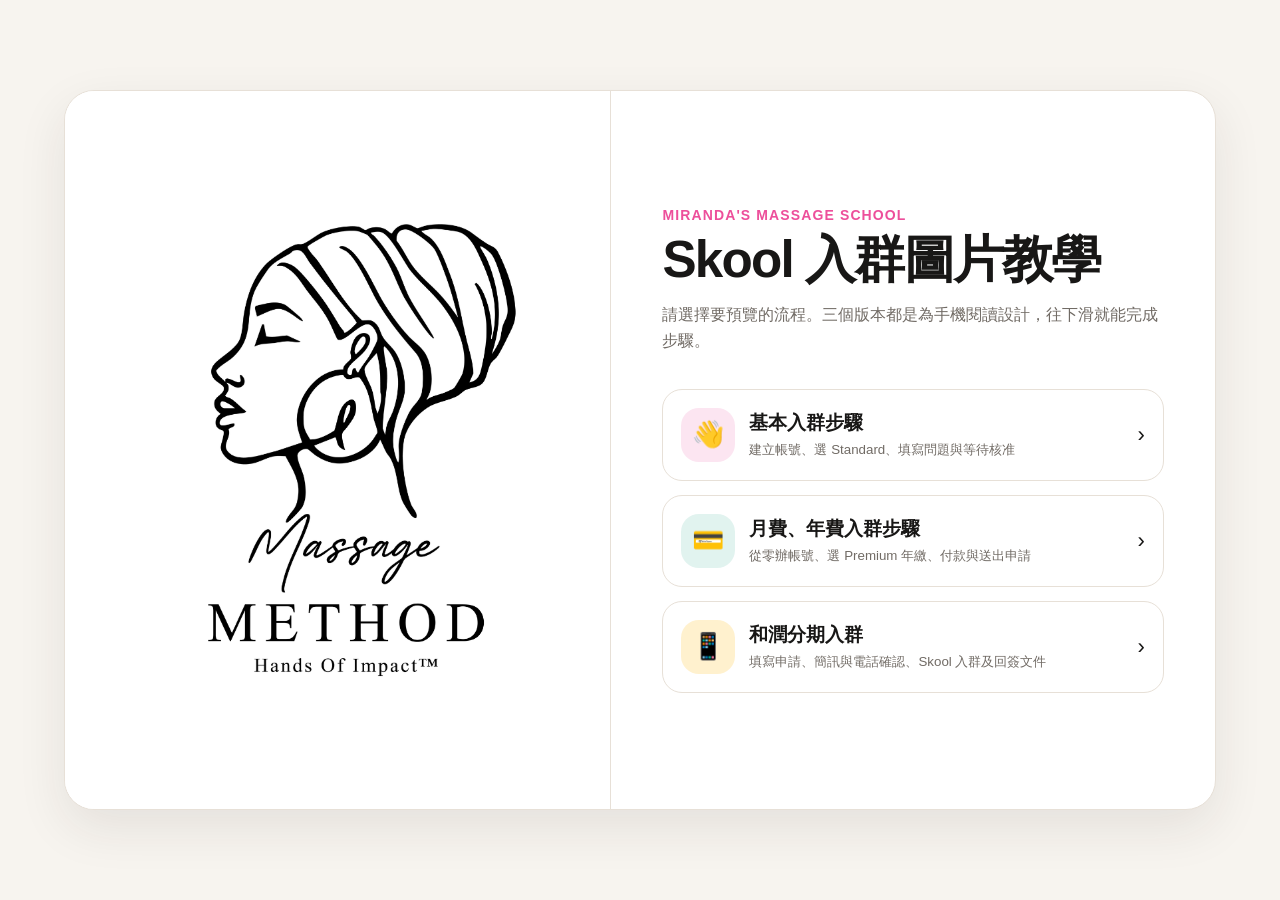
<file: index.html>
<!doctype html>
<html lang="zh-Hant">
<head>
  <meta charset="utf-8">
  <meta name="viewport" content="width=device-width, initial-scale=1, viewport-fit=cover">
  <meta name="theme-color" content="#f7f4ef">
  <title>Skool 入群圖片教學｜預覽</title>
  <link rel="stylesheet" href="styles.css?v=20260805-3">
</head>
<body>
  <main class="chooser">
    <section class="chooser-card">
      <div class="brand-visual">
        <img src="massage-method-logo.png" alt="Massage Method — Hands Of Impact 品牌標誌">
      </div>
      <div class="chooser-copy">
        <p class="eyebrow">MIRANDA'S MASSAGE SCHOOL</p>
        <h1>Skool 入群圖片教學</h1>
        <p class="lead">請選擇要預覽的流程。三個版本都是為手機閱讀設計，往下滑就能完成步驟。</p>
        <div class="choices">
        <a class="choice" href="basic.html">
          <span class="icon">👋</span>
          <span><strong>基本入群步驟</strong><small>建立帳號、選 Standard、填寫問題與等待核准</small></span>
          <span class="arrow">›</span>
        </a>
        <a class="choice annual-choice" href="annual.html">
          <span class="icon">💳</span>
          <span><strong>月費、年費入群步驟</strong><small>從零辦帳號、選 Premium 年繳、付款與送出申請</small></span>
          <span class="arrow">›</span>
        </a>
        <a class="choice installment-choice" href="installment.html">
          <span class="icon">📱</span>
          <span><strong>和潤分期入群</strong><small>填寫申請、簡訊與電話確認、Skool 入群及回簽文件</small></span>
          <span class="arrow">›</span>
        </a>
        </div>
      </div>
    </section>
  </main>
</body>
</html>
</file>
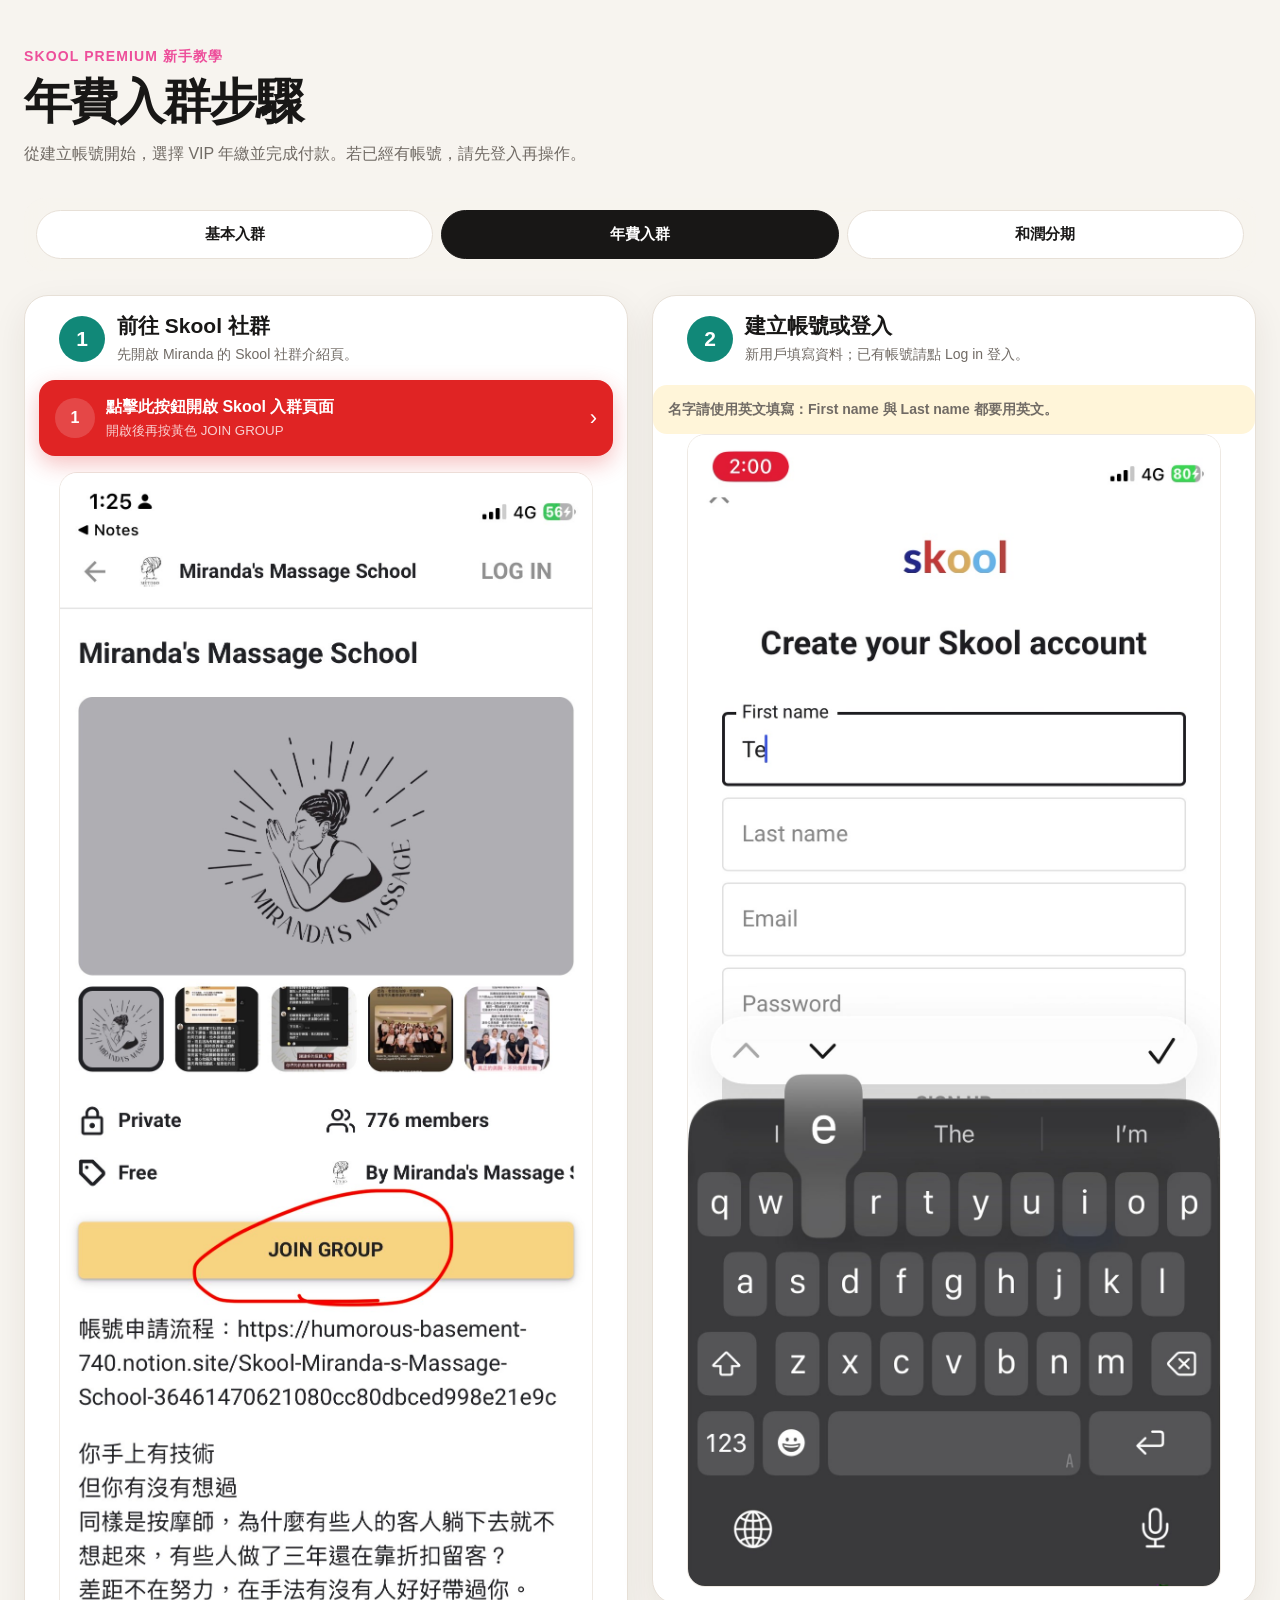
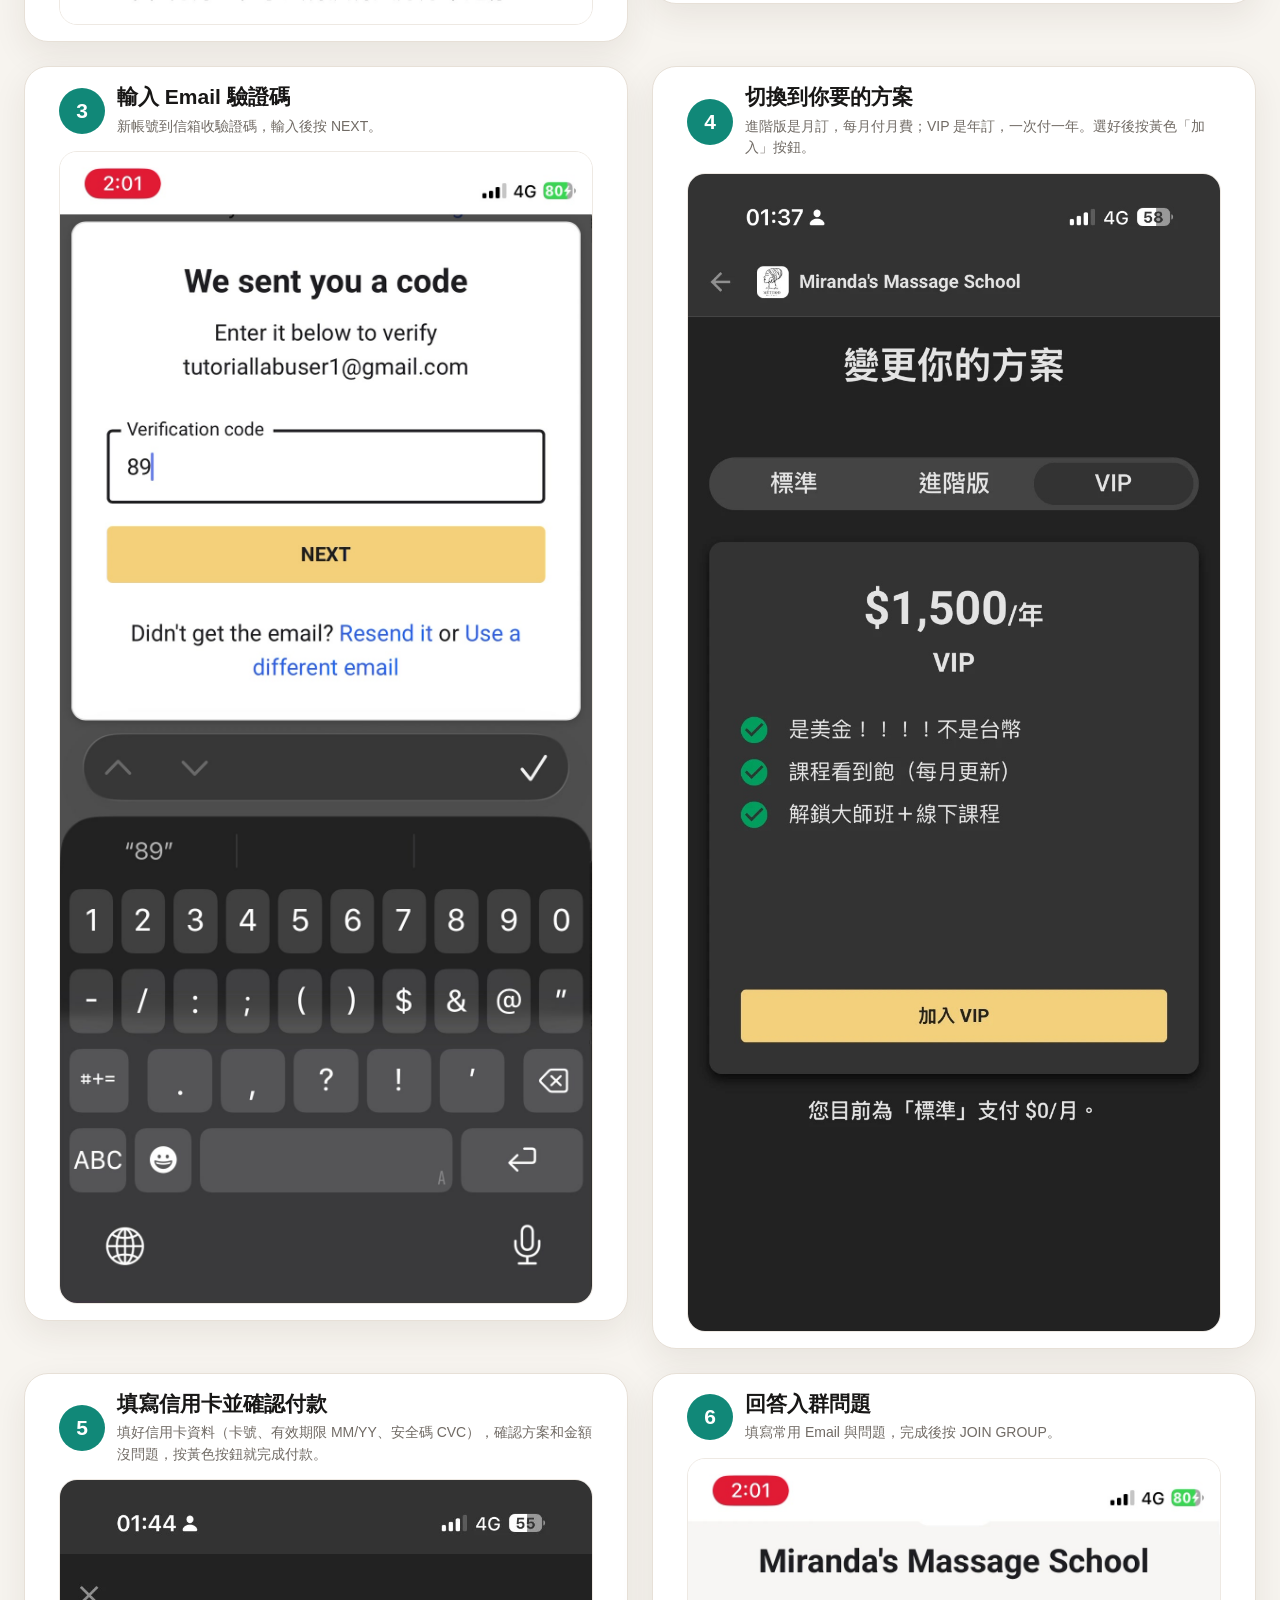
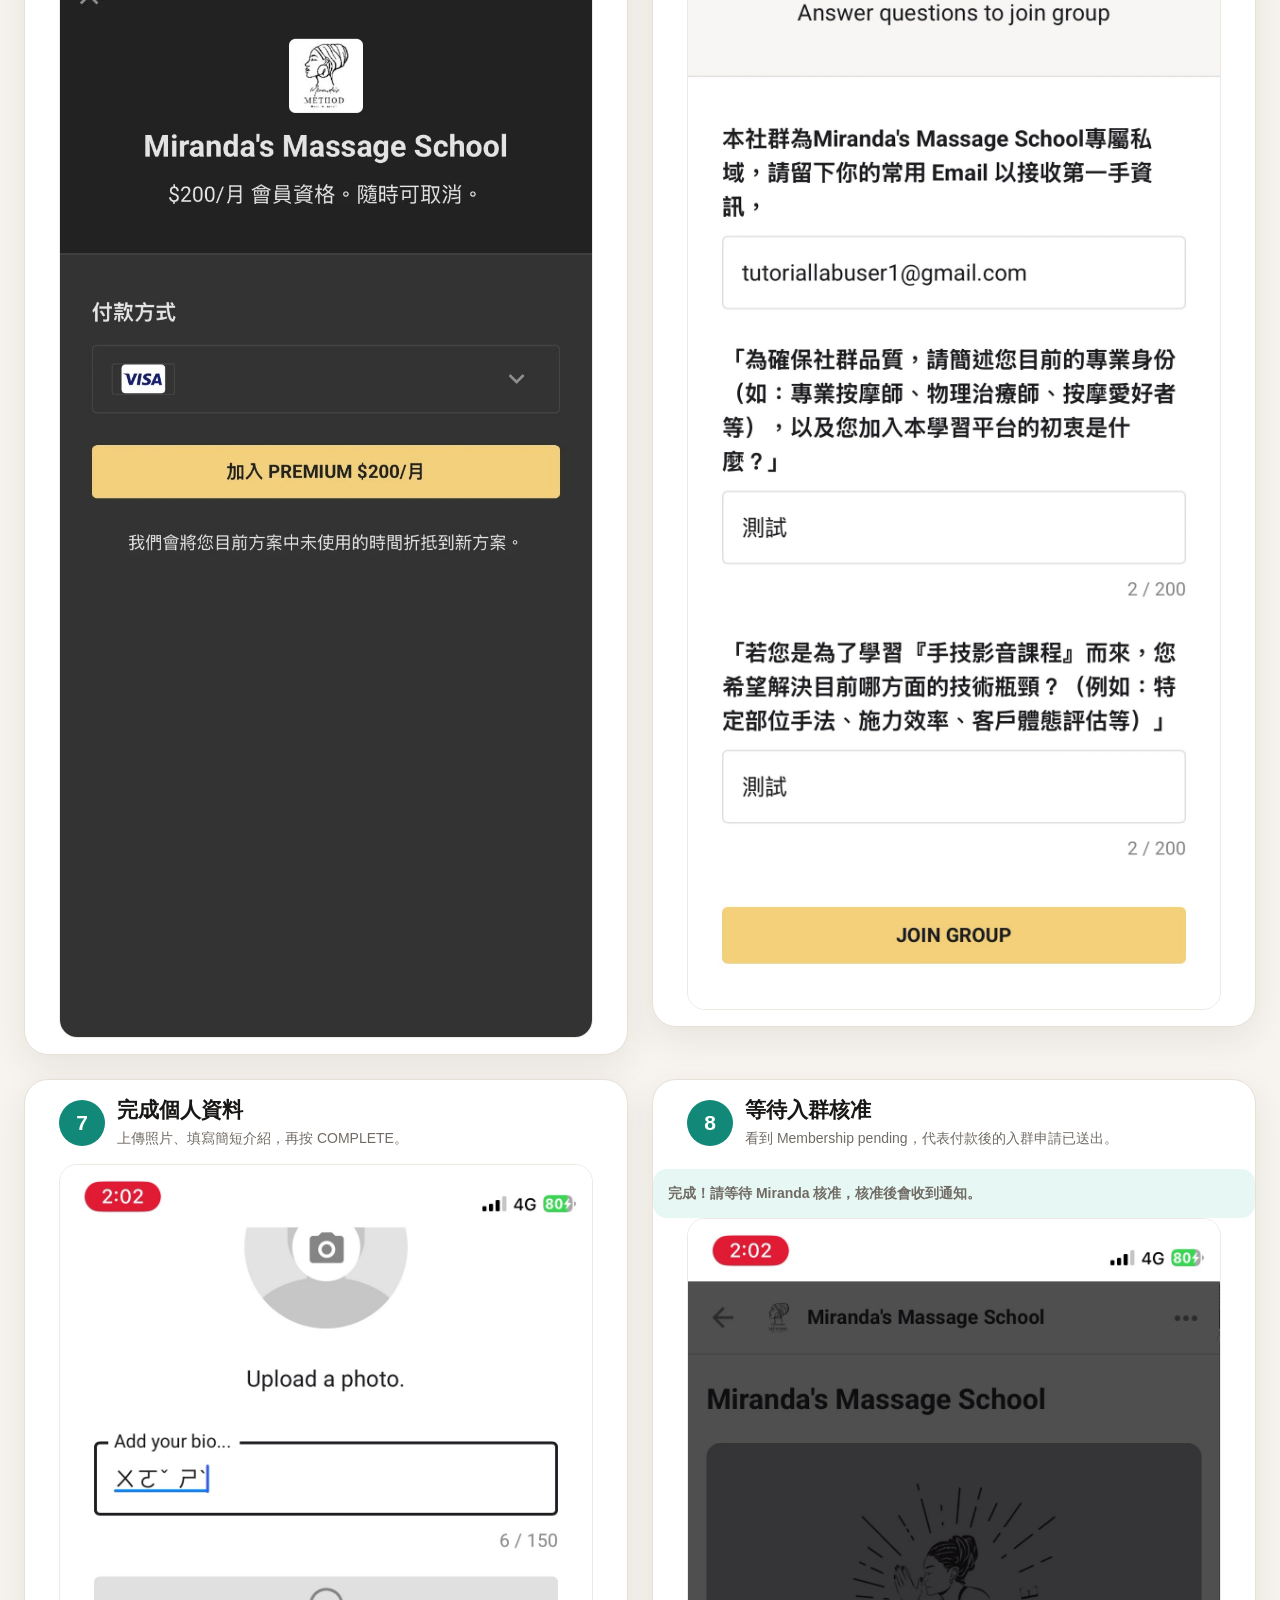
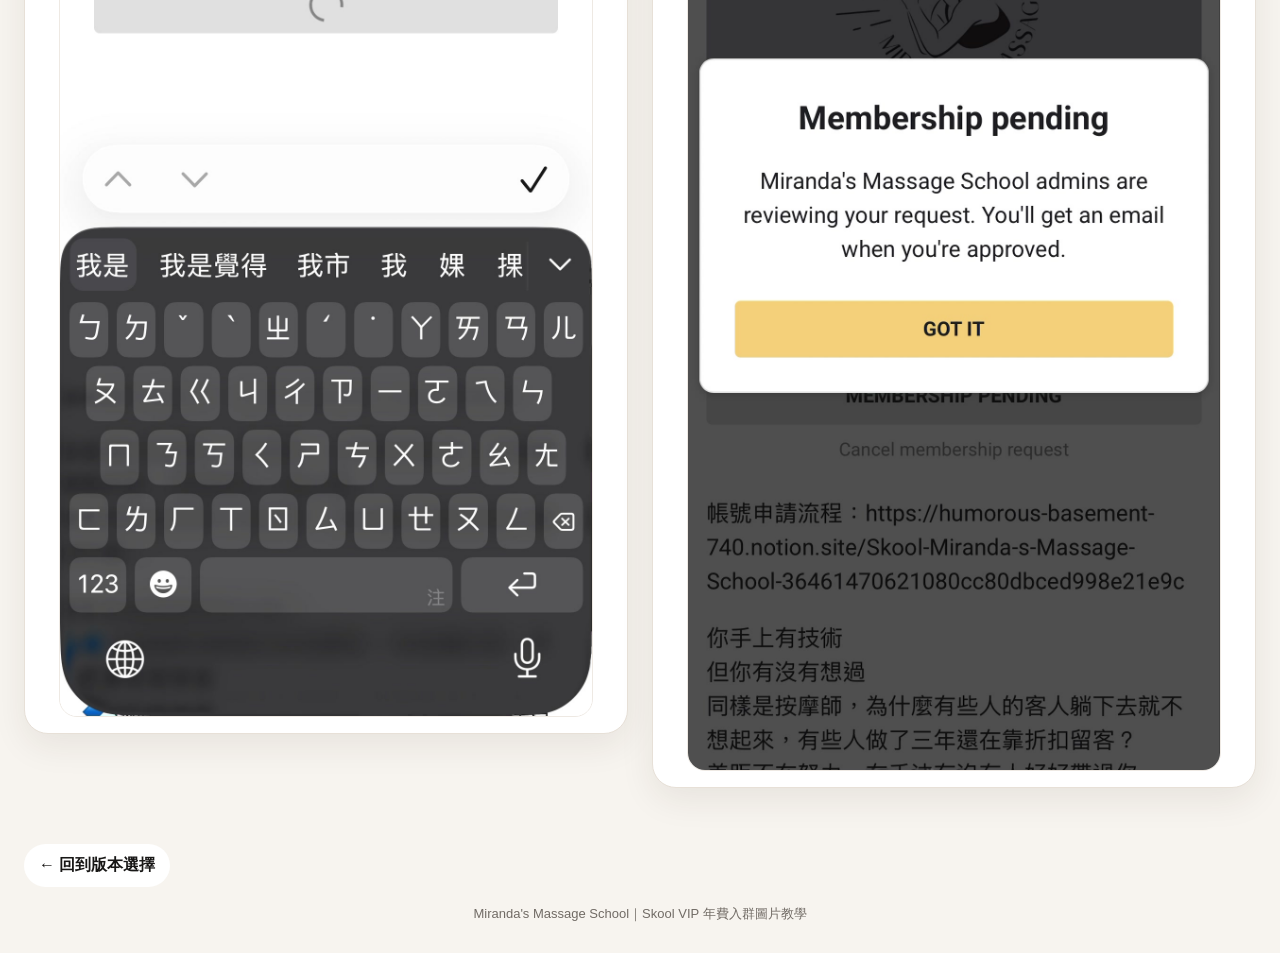
<file: annual.html>
<!doctype html>
<html lang="zh-Hant">
<head>
  <meta charset="utf-8">
  <meta name="viewport" content="width=device-width, initial-scale=1, viewport-fit=cover">
  <meta name="theme-color" content="#f7f4ef">
  <title>Skool VIP 年費入群步驟</title>
  <link rel="stylesheet" href="styles.css?v=20261020-2">
</head>
<body>
  <div class="shell annual">
    <header class="hero">
      <p class="eyebrow">SKOOL PREMIUM 新手教學</p>
      <h1>年費入群步驟</h1>
      <p class="lead">從建立帳號開始，選擇 VIP 年繳並完成付款。若已經有帳號，請先登入再操作。</p>
    </header>
    <nav class="tabs" aria-label="切換教學版本"><a href="basic.html">基本入群</a><a class="active" href="annual.html">年費入群</a><a href="installment.html">和潤分期</a></nav>
    <main class="steps">
      <section class="step"><div class="step-head"><span class="num">1</span><div><h2>前往 Skool 社群</h2><p>先開啟 Miranda 的 Skool 社群介紹頁。</p></div></div><div class="quick-actions"><a class="quick-action red has-action-num" href="https://www.skool.com/mirandas-massage-school-5068/about" target="_blank" rel="noopener"><span class="action-num">1</span><span><strong>點擊此按鈕開啟 Skool 入群頁面</strong><small>開啟後再按黃色 JOIN GROUP</small></span><span class="action-arrow">›</span></a></div><div class="screen-wrap"><img class="screen" src="annual-01-join-group.jpg" alt="社群頁面的 JOIN GROUP 按鈕"></div></section>
      <section class="step"><div class="step-head"><span class="num">2</span><div><h2>建立帳號或登入</h2><p>新用戶填寫資料；已有帳號請點 Log in 登入。</p></div></div><p class="note">名字請使用英文填寫：First name 與 Last name 都要用英文。</p><div class="screen-wrap"><img class="screen" loading="lazy" src="annual-02-create-account.jpg" alt="建立 Skool 帳號畫面"></div></section>
      <section class="step"><div class="step-head"><span class="num">3</span><div><h2>輸入 Email 驗證碼</h2><p>新帳號到信箱收驗證碼，輸入後按 NEXT。</p></div></div><div class="screen-wrap"><img class="screen" loading="lazy" src="annual-03-email-code.jpg" alt="輸入 Email 驗證碼畫面"></div></section>
      <section class="step"><div class="step-head"><span class="num">4</span><div><h2>切換到你要的方案</h2><p>進階版是月訂，每月付月費；VIP 是年訂，一次付一年。選好後按黃色「加入」按鈕。</p></div></div><div class="screen-wrap"><img class="screen" loading="lazy" src="annual-04-select-premium.jpg?v=2" alt="選擇方案畫面"></div></section>
      <section class="step"><div class="step-head"><span class="num">5</span><div><h2>填寫信用卡並確認付款</h2><p>填好信用卡資料（卡號、有效期限 MM/YY、安全碼 CVC），確認方案和金額沒問題，按黃色按鈕就完成付款。</p></div></div><div class="screen-wrap"><img class="screen" loading="lazy" src="annual-07-confirm.jpg?v=2" alt="填寫信用卡並確認付款畫面"></div></section>
      <section class="step"><div class="step-head"><span class="num">6</span><div><h2>回答入群問題</h2><p>填寫常用 Email 與問題，完成後按 JOIN GROUP。</p></div></div><div class="screen-wrap"><img class="screen" loading="lazy" src="annual-08-join-questions.jpg" alt="回答入群問題畫面"></div></section>
      <section class="step"><div class="step-head"><span class="num">7</span><div><h2>完成個人資料</h2><p>上傳照片、填寫簡短介紹，再按 COMPLETE。</p></div></div><div class="screen-wrap"><img class="screen" loading="lazy" src="annual-09-profile.jpg" alt="完成個人資料畫面"></div></section>
      <section class="step"><div class="step-head"><span class="num">8</span><div><h2>等待入群核准</h2><p>看到 Membership pending，代表付款後的入群申請已送出。</p></div></div><p class="note success">完成！請等待 Miranda 核准，核准後會收到通知。</p><div class="screen-wrap"><img class="screen" loading="lazy" src="annual-10-pending.jpg" alt="Membership pending 等待核准畫面"></div></section>
    </main>
    <a class="back" href="index.html">← 回到版本選擇</a>
    <footer>Miranda's Massage School｜Skool VIP 年費入群圖片教學</footer>
  </div>
</body>
</html>
</file>
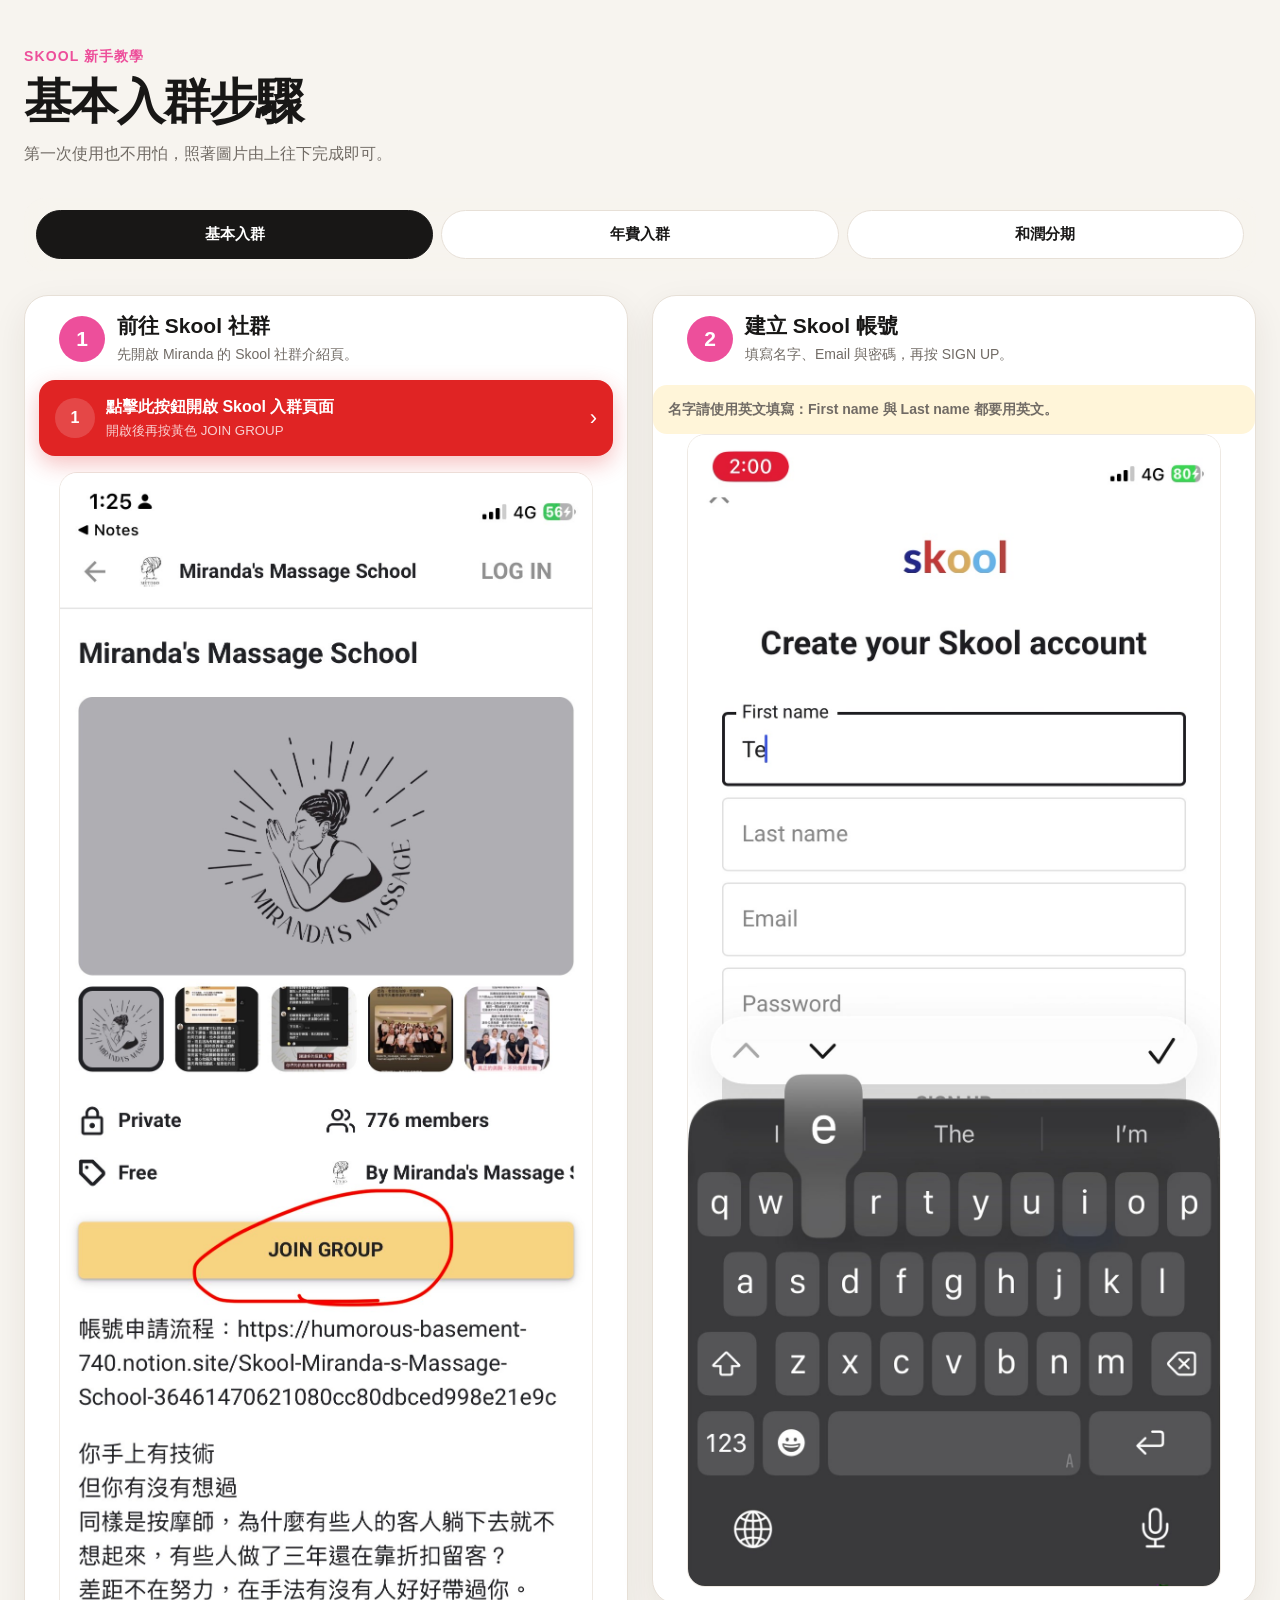
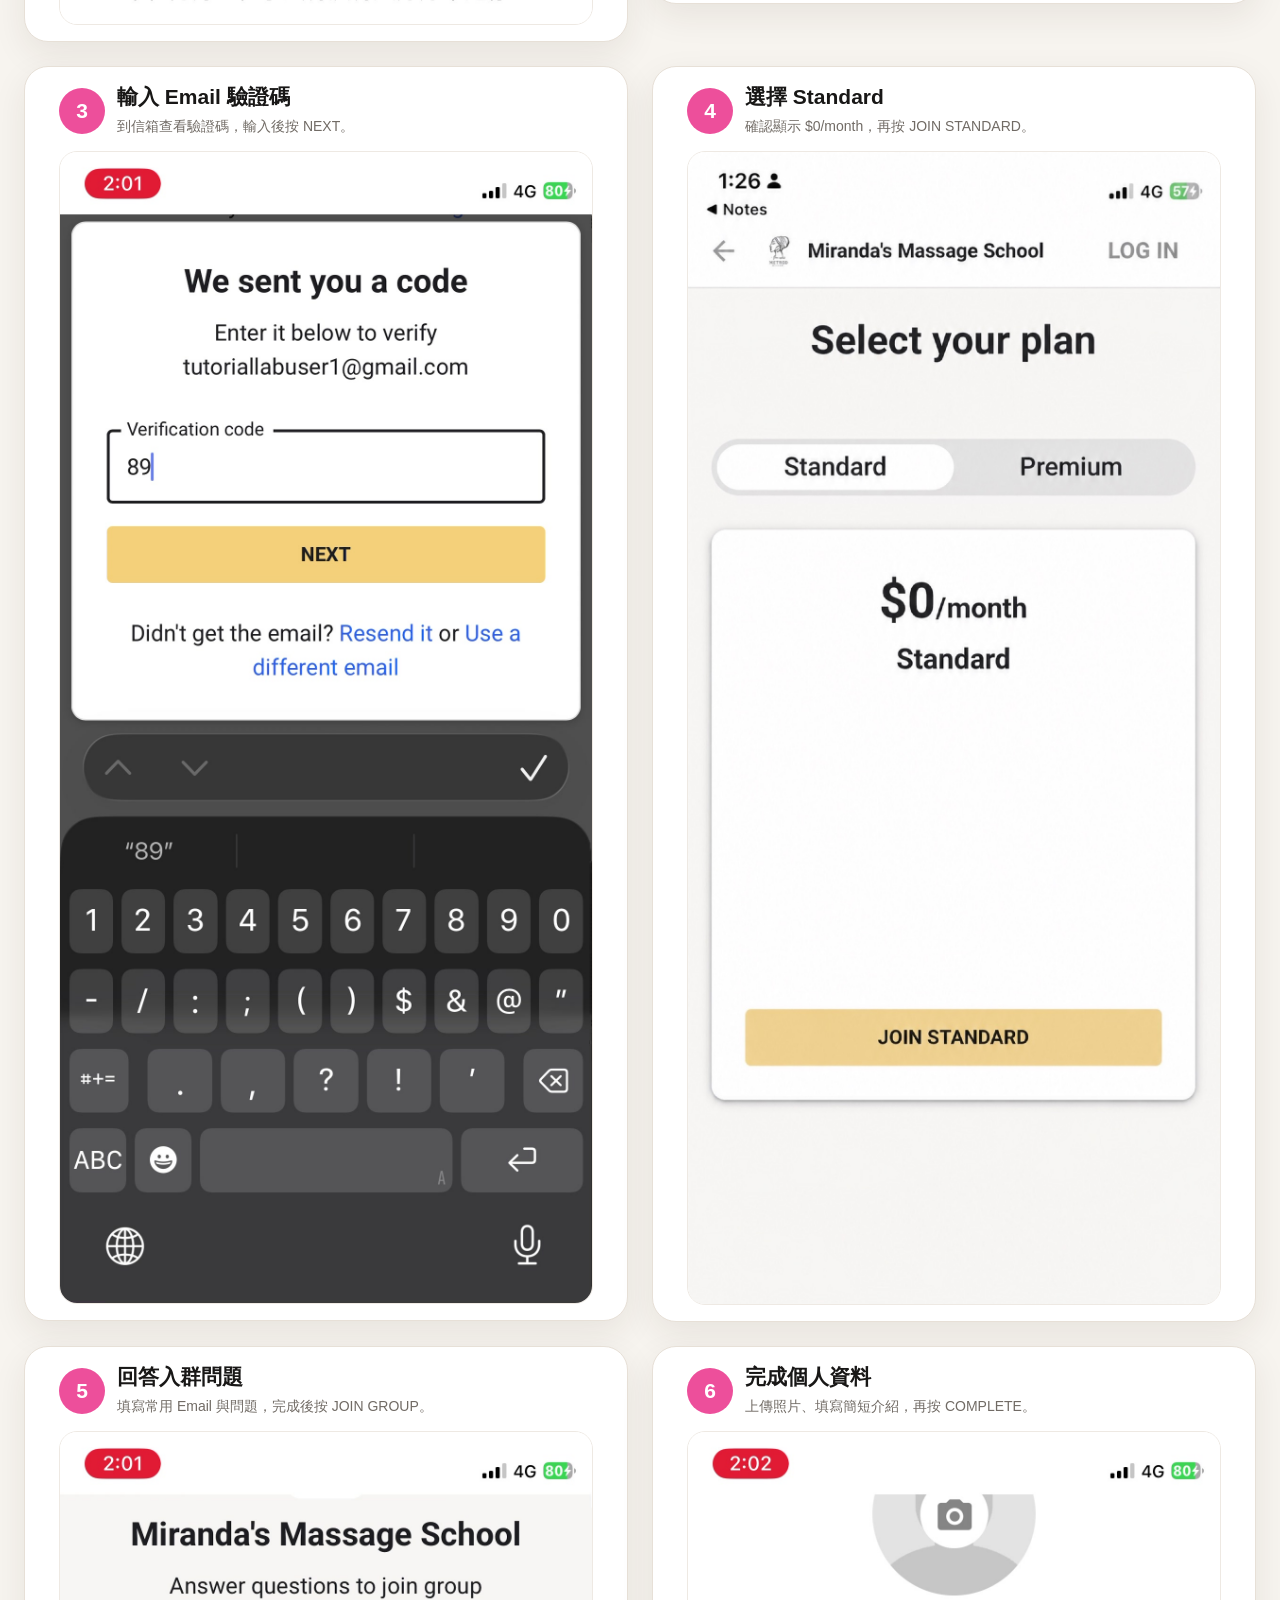
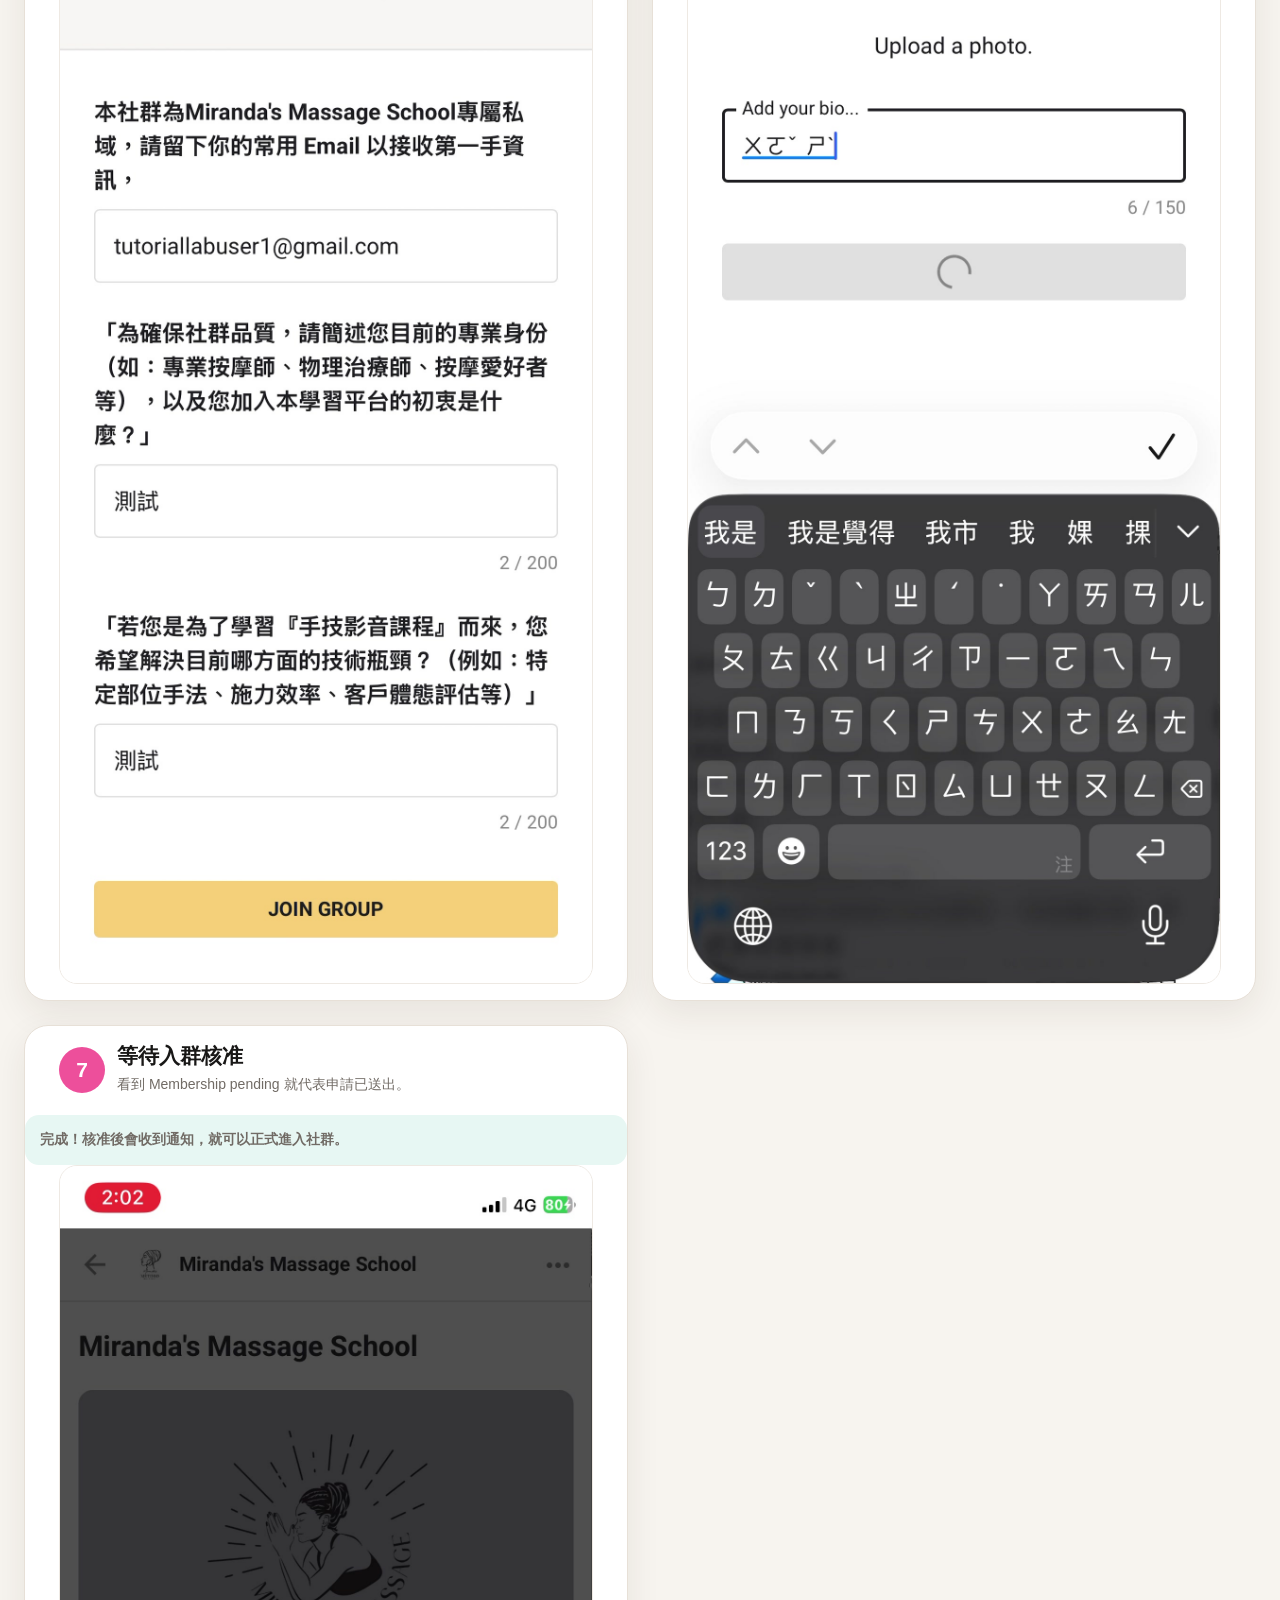
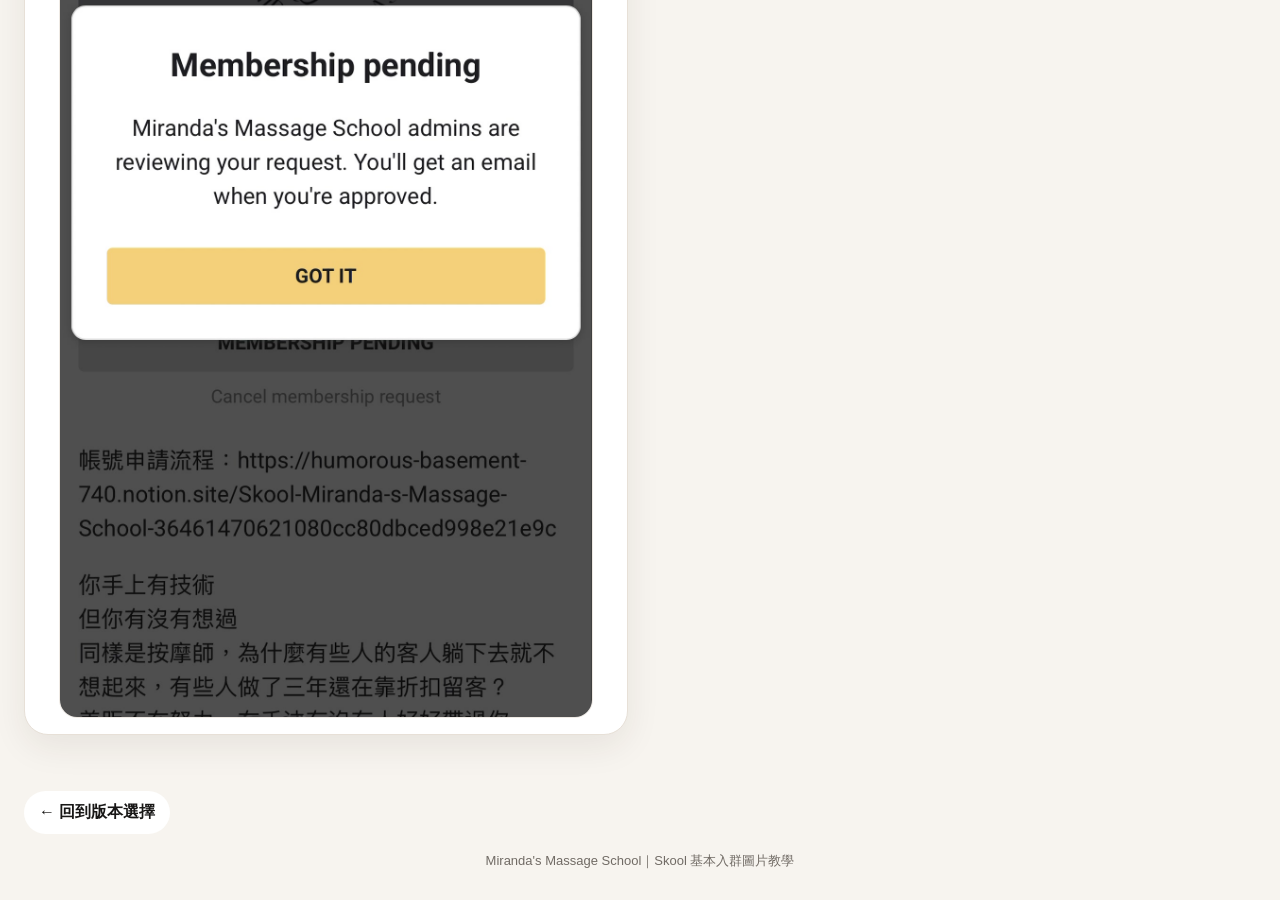
<file: basic.html>
<!doctype html>
<html lang="zh-Hant">
<head>
  <meta charset="utf-8">
  <meta name="viewport" content="width=device-width, initial-scale=1, viewport-fit=cover">
  <meta name="theme-color" content="#f7f4ef">
  <title>Skool 基本入群步驟</title>
  <link rel="stylesheet" href="styles.css?v=20261020-2">
</head>
<body>
  <div class="shell">
    <header class="hero">
      <p class="eyebrow">SKOOL 新手教學</p>
      <h1>基本入群步驟</h1>
      <p class="lead">第一次使用也不用怕，照著圖片由上往下完成即可。</p>
    </header>
    <nav class="tabs" aria-label="切換教學版本"><a class="active" href="basic.html">基本入群</a><a href="annual.html">年費入群</a><a href="installment.html">和潤分期</a></nav>
    <main class="steps">
      <section class="step"><div class="step-head"><span class="num">1</span><div><h2>前往 Skool 社群</h2><p>先開啟 Miranda 的 Skool 社群介紹頁。</p></div></div><div class="quick-actions"><a class="quick-action red has-action-num" href="https://www.skool.com/mirandas-massage-school-5068/about" target="_blank" rel="noopener"><span class="action-num">1</span><span><strong>點擊此按鈕開啟 Skool 入群頁面</strong><small>開啟後再按黃色 JOIN GROUP</small></span><span class="action-arrow">›</span></a></div><div class="screen-wrap"><img class="screen" src="basic-01-join-group.jpg" alt="社群頁面的 JOIN GROUP 按鈕"></div></section>
      <section class="step"><div class="step-head"><span class="num">2</span><div><h2>建立 Skool 帳號</h2><p>填寫名字、Email 與密碼，再按 SIGN UP。</p></div></div><p class="note">名字請使用英文填寫：First name 與 Last name 都要用英文。</p><div class="screen-wrap"><img class="screen" loading="lazy" src="basic-02-create-account.jpg" alt="建立 Skool 帳號畫面"></div></section>
      <section class="step"><div class="step-head"><span class="num">3</span><div><h2>輸入 Email 驗證碼</h2><p>到信箱查看驗證碼，輸入後按 NEXT。</p></div></div><div class="screen-wrap"><img class="screen" loading="lazy" src="basic-03-email-code.jpg" alt="輸入 Email 驗證碼畫面"></div></section>
      <section class="step"><div class="step-head"><span class="num">4</span><div><h2>選擇 Standard</h2><p>確認顯示 $0/month，再按 JOIN STANDARD。</p></div></div><div class="screen-wrap"><img class="screen" loading="lazy" src="basic-04-standard-plan-clean.jpg" alt="選擇 Standard 免費方案畫面"></div></section>
      <section class="step"><div class="step-head"><span class="num">5</span><div><h2>回答入群問題</h2><p>填寫常用 Email 與問題，完成後按 JOIN GROUP。</p></div></div><div class="screen-wrap"><img class="screen" loading="lazy" src="basic-05-join-questions.jpg" alt="回答入群問題畫面"></div></section>
      <section class="step"><div class="step-head"><span class="num">6</span><div><h2>完成個人資料</h2><p>上傳照片、填寫簡短介紹，再按 COMPLETE。</p></div></div><div class="screen-wrap"><img class="screen" loading="lazy" src="basic-06-complete-profile.jpg" alt="完成個人資料畫面"></div></section>
      <section class="step"><div class="step-head"><span class="num">7</span><div><h2>等待入群核准</h2><p>看到 Membership pending 就代表申請已送出。</p></div></div><p class="note success">完成！核准後會收到通知，就可以正式進入社群。</p><div class="screen-wrap"><img class="screen" loading="lazy" src="basic-07-membership-pending.jpg" alt="Membership pending 等待核准畫面"></div></section>
    </main>
    <a class="back" href="index.html">← 回到版本選擇</a>
    <footer>Miranda's Massage School｜Skool 基本入群圖片教學</footer>
  </div>
</body>
</html>
</file>
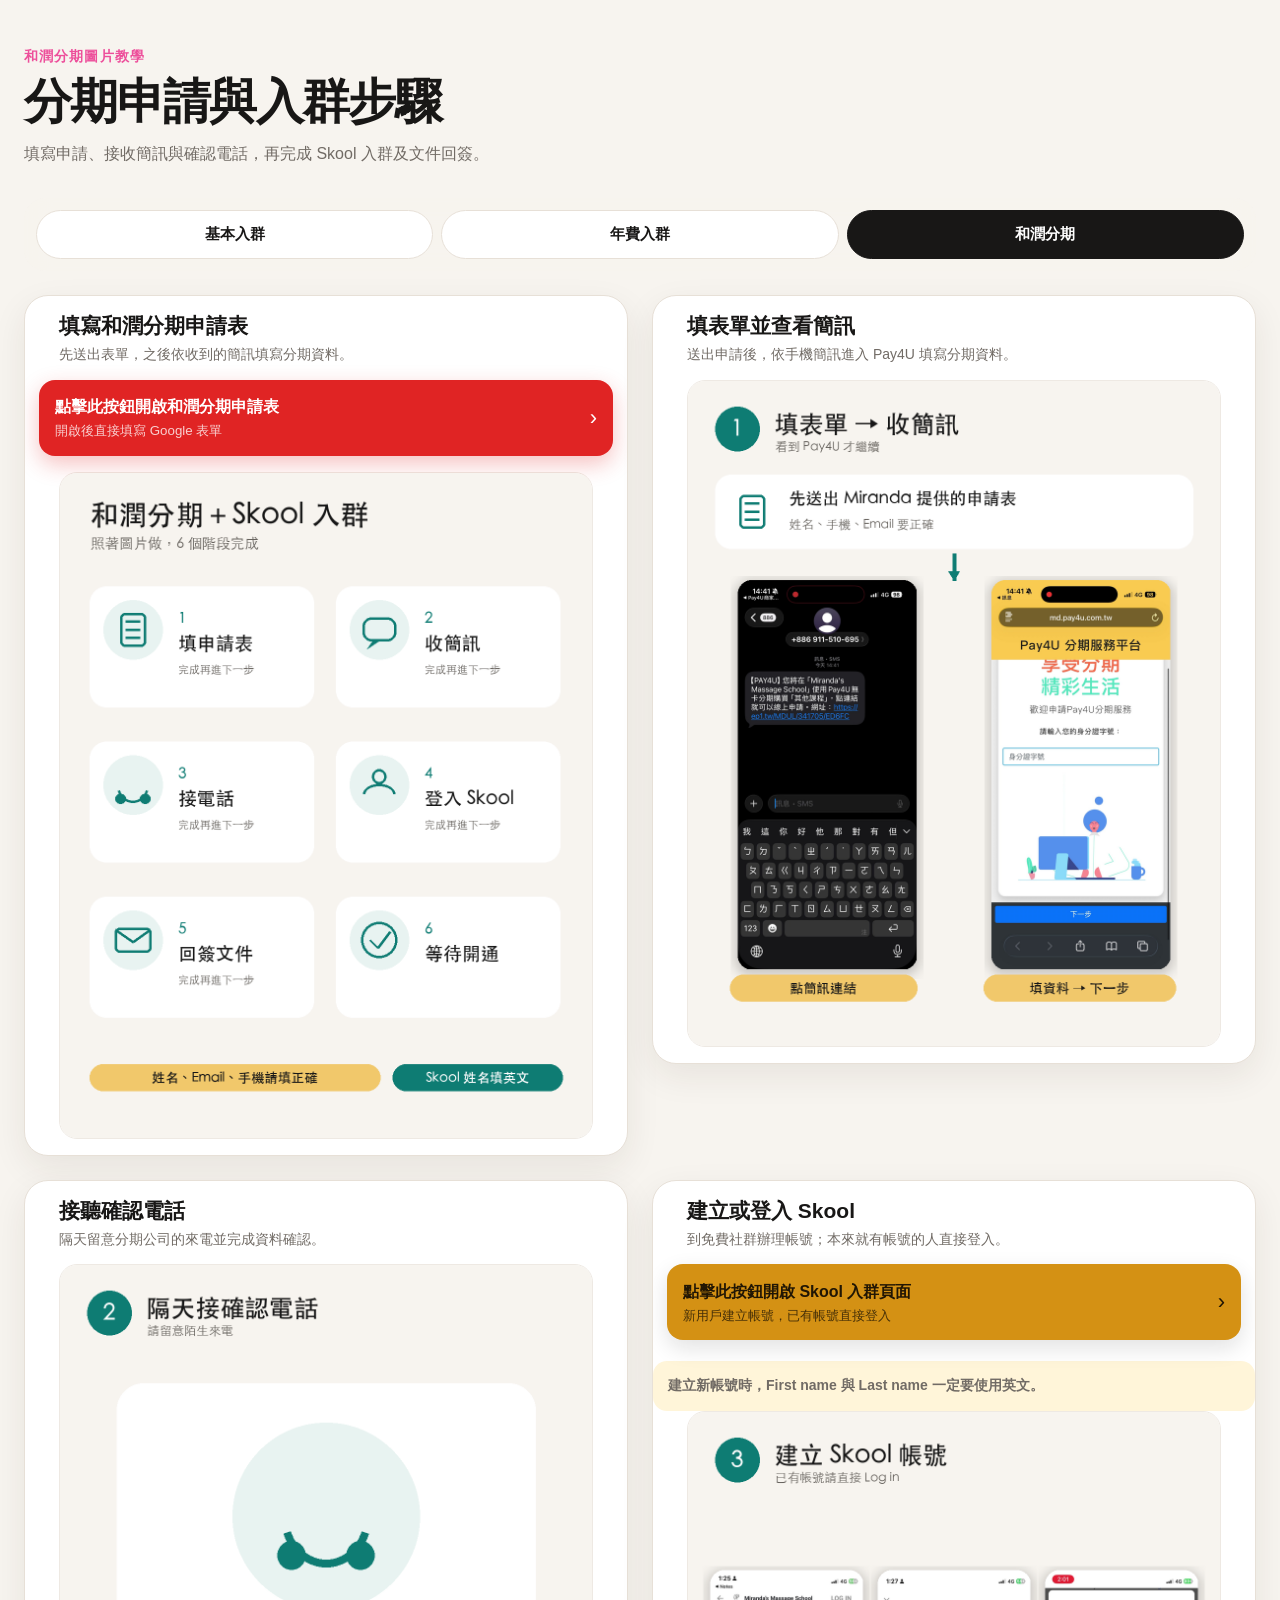
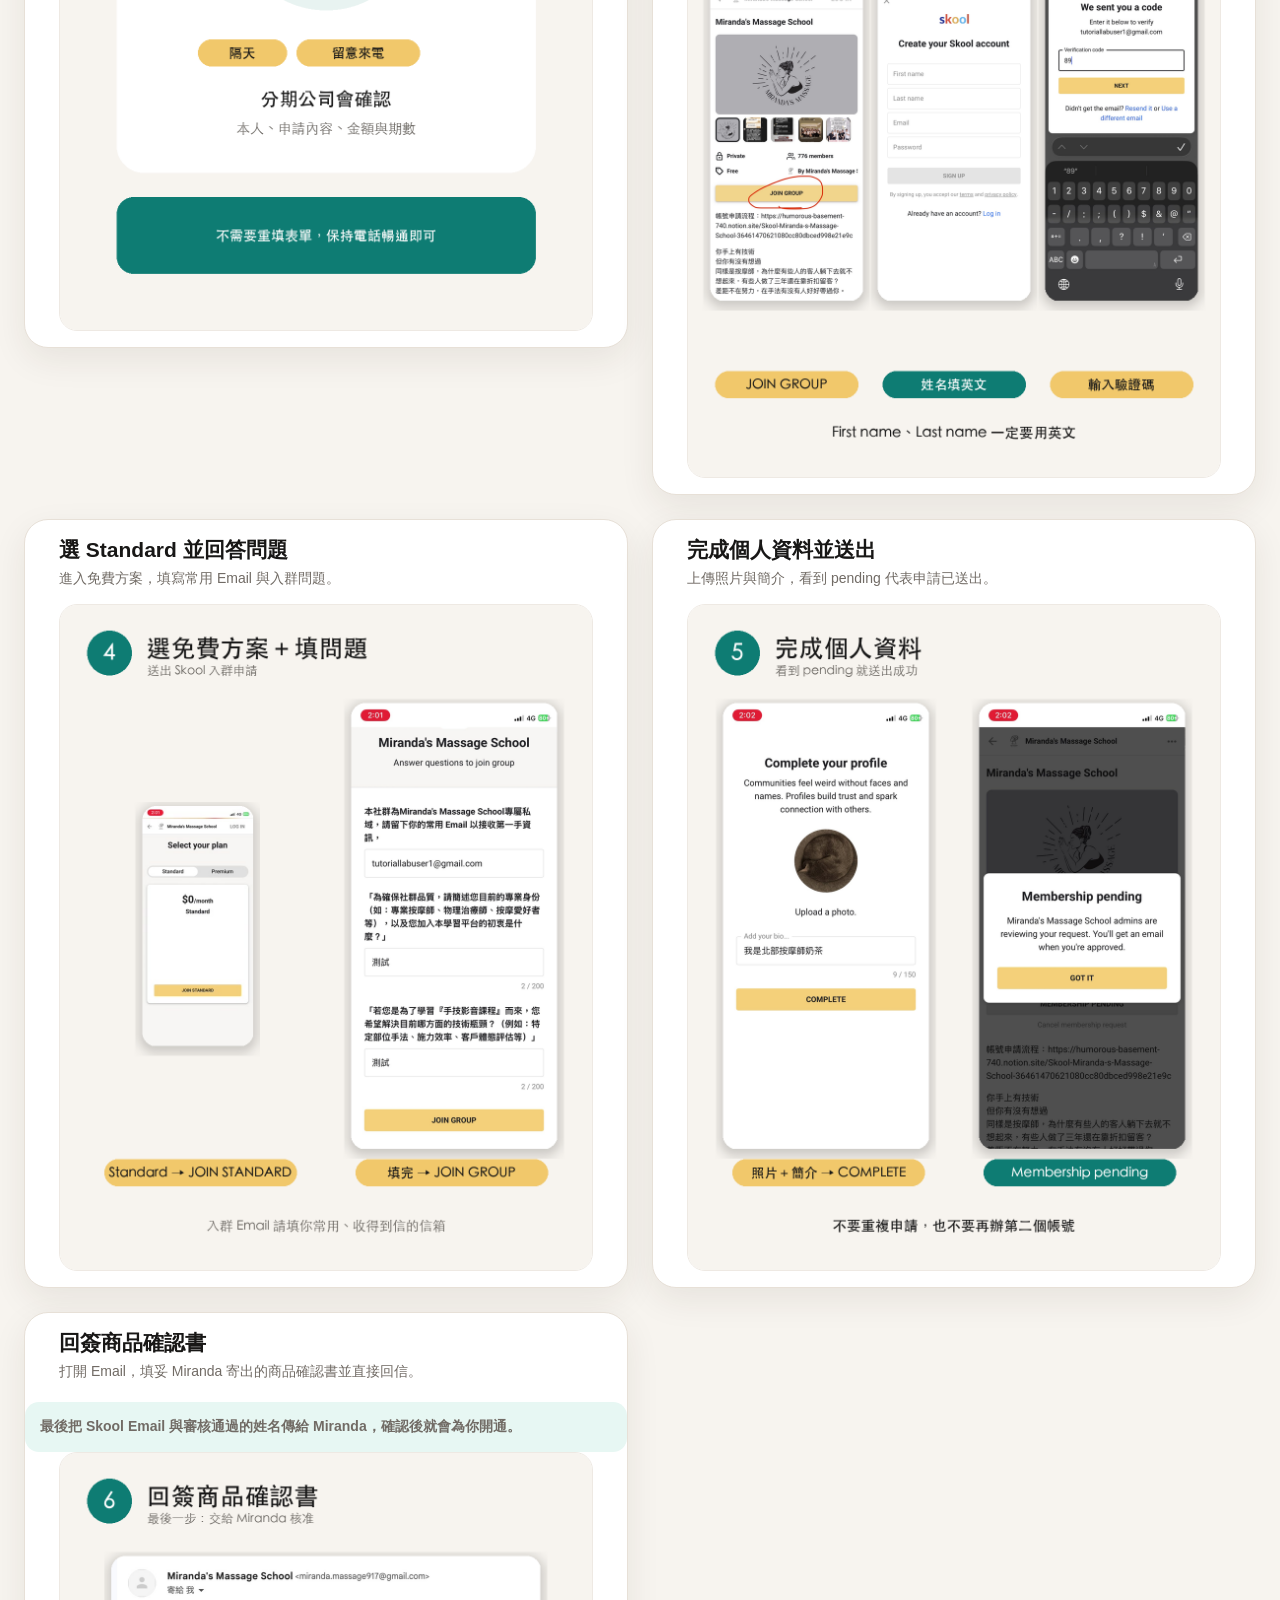
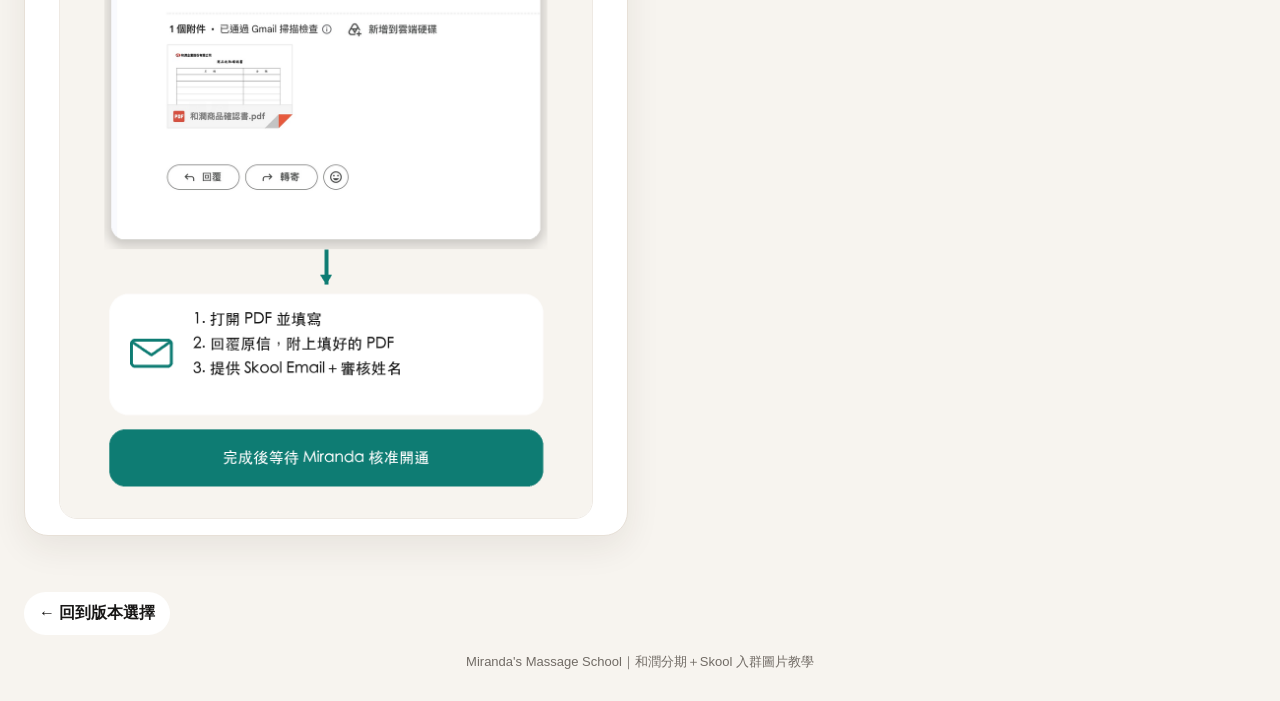
<file: installment.html>
<!doctype html>
<html lang="zh-Hant">
<head>
  <meta charset="utf-8">
  <meta name="viewport" content="width=device-width, initial-scale=1, viewport-fit=cover">
  <meta name="theme-color" content="#f7f4ef">
  <title>和潤分期＋Skool 入群步驟</title>
  <link rel="stylesheet" href="styles.css?v=20261020-2">
</head>
<body>
  <div class="shell installment">
    <header class="hero">
      <p class="eyebrow">和潤分期圖片教學</p>
      <h1>分期申請與入群步驟</h1>
      <p class="lead">填寫申請、接收簡訊與確認電話，再完成 Skool 入群及文件回簽。</p>
    </header>
    <nav class="tabs" aria-label="切換教學版本"><a href="basic.html">基本入群</a><a href="annual.html">年費入群</a><a class="active" href="installment.html">和潤分期</a></nav>
    <main class="steps">
      <section class="step"><div class="step-head no-number"><div><h2>填寫和潤分期申請表</h2><p>先送出表單，之後依收到的簡訊填寫分期資料。</p></div></div><div class="quick-actions"><a class="quick-action red no-action-num" href="https://docs.google.com/forms/d/e/1FAIpQLSembbNbZsWYJqEIfum-zM7SvgSVMQIiW-S1PwUv3iW8Xn72Tg/viewform?usp=header" target="_blank" rel="noopener"><span><strong>點擊此按鈕開啟和潤分期申請表</strong><small>開啟後直接填寫 Google 表單</small></span><span class="action-arrow">›</span></a></div><div class="screen-wrap"><img class="screen" src="installment-01-flow-overview.png" alt="和潤分期與 Skool 入群完整流程總覽"></div></section>
      <section class="step"><div class="step-head no-number"><div><h2>填表單並查看簡訊</h2><p>送出申請後，依手機簡訊進入 Pay4U 填寫分期資料。</p></div></div><div class="screen-wrap"><img class="screen" loading="lazy" src="installment-02-form-sms-pay4u.png" alt="填寫表單、收到簡訊與 Pay4U 分期頁面"></div></section>
      <section class="step"><div class="step-head no-number"><div><h2>接聽確認電話</h2><p>隔天留意分期公司的來電並完成資料確認。</p></div></div><div class="screen-wrap"><img class="screen" loading="lazy" src="installment-03-confirmation-call.png" alt="隔天接聽分期公司的確認電話"></div></section>
      <section class="step"><div class="step-head no-number"><div><h2>建立或登入 Skool</h2><p>到免費社群辦理帳號；本來就有帳號的人直接登入。</p></div></div><div class="quick-actions"><a class="quick-action secondary no-action-num" href="https://www.skool.com/mirandas-massage-school-5068/about" target="_blank" rel="noopener"><span><strong>點擊此按鈕開啟 Skool 入群頁面</strong><small>新用戶建立帳號，已有帳號直接登入</small></span><span class="action-arrow">›</span></a></div><p class="note">建立新帳號時，First name 與 Last name 一定要使用英文。</p><div class="screen-wrap"><img class="screen" loading="lazy" src="installment-04-skool-account.png" alt="建立或登入 Skool 帳號"></div></section>
      <section class="step"><div class="step-head no-number"><div><h2>選 Standard 並回答問題</h2><p>進入免費方案，填寫常用 Email 與入群問題。</p></div></div><div class="screen-wrap"><img class="screen" loading="lazy" src="installment-05-standard-questions.png" alt="選擇 Standard 並回答入群問題"></div></section>
      <section class="step"><div class="step-head no-number"><div><h2>完成個人資料並送出</h2><p>上傳照片與簡介，看到 pending 代表申請已送出。</p></div></div><div class="screen-wrap"><img class="screen" loading="lazy" src="installment-06-profile-pending.png" alt="完成個人資料並等待核准"></div></section>
      <section class="step"><div class="step-head no-number"><div><h2>回簽商品確認書</h2><p>打開 Email，填妥 Miranda 寄出的商品確認書並直接回信。</p></div></div><p class="note success">最後把 Skool Email 與審核通過的姓名傳給 Miranda，確認後就會為你開通。</p><div class="screen-wrap"><img class="screen" loading="lazy" src="installment-07-email-approval.png" alt="Email 回簽商品確認書並等待 Miranda 核准"></div></section>
    </main>
    <a class="back" href="index.html">← 回到版本選擇</a>
    <footer>Miranda's Massage School｜和潤分期＋Skool 入群圖片教學</footer>
  </div>
</body>
</html>
</file>
<file: styles.css>
:root {
  color-scheme: light;
  --bg: #f7f4ef;
  --card: #ffffff;
  --ink: #181716;
  --muted: #716b65;
  --pink: #ed4f9b;
  --gold: #efc665;
  --green: #118878;
  --line: #e7e0d7;
}

* { box-sizing: border-box; }
html { scroll-behavior: smooth; }
body {
  margin: 0;
  overflow-x: hidden;
  background: var(--bg);
  color: var(--ink);
  font-family: -apple-system, BlinkMacSystemFont, "PingFang TC", "Noto Sans TC", sans-serif;
}

a { color: inherit; }
.shell { width: min(100%, 1280px); margin: 0 auto; }
.hero { padding: calc(30px + env(safe-area-inset-top)) 20px 22px; }
.eyebrow { margin: 0 0 8px; color: var(--pink); font-size: 14px; font-weight: 800; letter-spacing: .08em; }
h1 { margin: 0; font-size: clamp(30px, 8vw, 48px); line-height: 1.15; letter-spacing: -.035em; }
.lead { margin: 12px 0 0; color: var(--muted); font-size: 16px; line-height: 1.65; }

.tabs {
  position: sticky;
  top: 0;
  z-index: 10;
  display: grid;
  grid-template-columns: repeat(3, 1fr);
  gap: 8px;
  padding: 10px 12px;
  background: rgba(247,244,239,.94);
  backdrop-filter: blur(12px);
}
.tabs a { padding: 12px 5px; border: 1px solid var(--line); border-radius: 999px; background: #fff; text-align: center; text-decoration: none; font-size: 14px; font-weight: 750; }
.tabs a.active { border-color: var(--ink); background: var(--ink); color: #fff; }

.steps { padding: 8px 12px 46px; }
.step {
  position: relative;
  margin: 0 0 20px;
  overflow: hidden;
  border: 1px solid var(--line);
  border-radius: 24px;
  background: var(--card);
  box-shadow: 0 12px 34px rgba(48, 38, 28, .08);
}
.step-head { display: grid; grid-template-columns: 46px 1fr; gap: 12px; align-items: center; padding: 17px 18px 14px; }
.step-head.no-number { grid-template-columns: 1fr; }
.num { display: grid; width: 46px; height: 46px; place-items: center; border-radius: 50%; background: var(--pink); color: #fff; font-size: 21px; font-weight: 900; }
.annual .num { background: var(--green); }
.installment .num { background: #d49114; }
.step h2 { margin: 0; font-size: 21px; line-height: 1.25; }
.step p { margin: 5px 0 0; color: var(--muted); font-size: 14px; line-height: 1.55; }
.screen-wrap { padding: 0 14px 16px; }
.screen { display: block; width: 100%; height: auto; border: 1px solid #eee9e3; border-radius: 18px; background: #fff; }
.note { margin: 0 14px 16px; padding: 14px 15px; border-radius: 14px; background: #fff5d9; color: #563d06; font-weight: 750; line-height: 1.55; }
.success { background: #e7f7f3; color: #14584f; }
.quick-actions { display: grid; gap: 10px; padding: 0 14px 16px; }
.quick-action { display: grid; grid-template-columns: minmax(0,1fr) auto; gap: 11px; align-items: center; width: 100%; min-height: 76px; padding: 14px 16px; border-radius: 16px; background: #171717; color: #fff; text-decoration: none; box-shadow: 0 8px 22px rgba(20,20,20,.12); }
.quick-action.has-action-num { grid-template-columns: 40px minmax(0,1fr) auto; }
.quick-action.secondary { background: #d49114; color: #211604; }
.quick-action.red { background: #e02424; color: #fff; box-shadow: 0 8px 22px rgba(224,36,36,.28); }
.quick-action.red { animation: action-bounce 1.6s ease-in-out infinite; }
.quick-action.red .action-arrow { animation: action-nudge 1.6s ease-in-out infinite; }
@keyframes action-bounce { 0%, 60%, 100% { transform: translateY(0) scale(1); } 15% { transform: translateY(-6px) scale(1.02); } 30% { transform: translateY(0) scale(1); } 42% { transform: translateY(-3px) scale(1.01); } }
@keyframes action-nudge { 0%, 60%, 100% { transform: translateX(0); } 15% { transform: translateX(5px); } 30% { transform: translateX(0); } }
@media (prefers-reduced-motion: reduce) { .quick-action.red, .quick-action.red .action-arrow { animation: none; } }
.quick-action .action-num { display: grid; width: 40px; height: 40px; place-items: center; border-radius: 50%; background: rgba(255,255,255,.16); font-weight: 900; }
.quick-action span { min-width: 0; }
.quick-action strong { display: block; font-size: 16px; line-height: 1.45; overflow-wrap: break-word; }
.quick-action small { display: block; margin-top: 3px; opacity: .78; line-height: 1.35; }
.quick-action .action-arrow { justify-self: end; font-size: 22px; }
.back { display: inline-flex; margin: 0 12px 18px; padding: 11px 15px; border-radius: 999px; background: #fff; text-decoration: none; font-weight: 750; }
footer { padding: 0 20px calc(30px + env(safe-area-inset-bottom)); color: var(--muted); text-align: center; font-size: 13px; }

.chooser { min-height: 100vh; display: grid; place-items: center; padding: 28px 18px; }
.chooser-card { width: min(100%, 700px); margin: 0 auto; overflow: hidden; border: 1px solid var(--line); border-radius: 30px; background: #fff; box-shadow: 0 18px 50px rgba(48,38,28,.09); }
.chooser-copy { padding: 26px 20px 28px; }
.brand-visual { position: relative; aspect-ratio: 4 / 3; overflow: hidden; background: #fff; border-bottom: 1px solid var(--line); }
.brand-visual img { display: block; width: 100%; height: 100%; object-fit: cover; object-position: center 48%; }
.chooser h1 { font-size: clamp(32px, 9vw, 54px); }
.choices { display: grid; gap: 14px; margin-top: 26px; }
.choice { display: grid; grid-template-columns: 54px 1fr auto; gap: 14px; align-items: center; padding: 18px; border: 1px solid var(--line); border-radius: 20px; text-decoration: none; }
.choice .icon { display: grid; width: 54px; height: 54px; place-items: center; border-radius: 18px; background: #fce5f1; font-size: 26px; }
.choice.annual-choice .icon { background: #e1f3ef; }
.choice.installment-choice .icon { background: #fff1ce; }
.choice strong { display: block; font-size: 19px; }
.choice small { display: block; margin-top: 4px; color: var(--muted); line-height: 1.45; }
.arrow { font-size: 22px; }

@media (min-width: 720px) {
  .hero { padding-left: 24px; padding-right: 24px; }
  .tabs { margin: 0 12px; border-radius: 22px; }
  .steps { padding-left: 24px; padding-right: 24px; }
  .screen-wrap { padding-left: 34px; padding-right: 34px; }
  .step-head { padding-left: 34px; padding-right: 34px; }
  .brand-visual { aspect-ratio: 16 / 8; }
}

@media (min-width: 900px) {
  .chooser { padding: clamp(36px, 5vw, 72px); }
  .chooser-card {
    display: grid;
    grid-template-columns: minmax(380px, .95fr) minmax(460px, 1.05fr);
    width: min(100%, 1180px);
    min-height: min(720px, calc(100vh - 112px));
  }
  .brand-visual {
    min-height: 100%;
    aspect-ratio: auto;
    border-right: 1px solid var(--line);
    border-bottom: 0;
  }
  .brand-visual img { object-position: center; }
  .chooser-copy {
    display: flex;
    flex-direction: column;
    justify-content: center;
    padding: 48px clamp(38px, 4vw, 64px);
  }
  .chooser h1 { font-size: clamp(42px, 4vw, 58px); }
  .choices { margin-top: 34px; }

  .hero { padding-top: 48px; padding-bottom: 30px; }
  .tabs { margin: 0 24px; padding: 12px; }
  .tabs a { padding: 14px 10px; font-size: 15px; }
  .steps {
    display: grid;
    grid-template-columns: repeat(2, minmax(0, 1fr));
    gap: 24px;
    align-items: start;
    padding-top: 24px;
    padding-bottom: 56px;
  }
  .step { margin: 0; }
  .back { margin-left: 24px; }
}

@media (min-width: 1350px) {
  .chooser-card { width: min(100%, 1280px); }
}

@media (prefers-reduced-motion: reduce) { html { scroll-behavior: auto; } }
</file>
